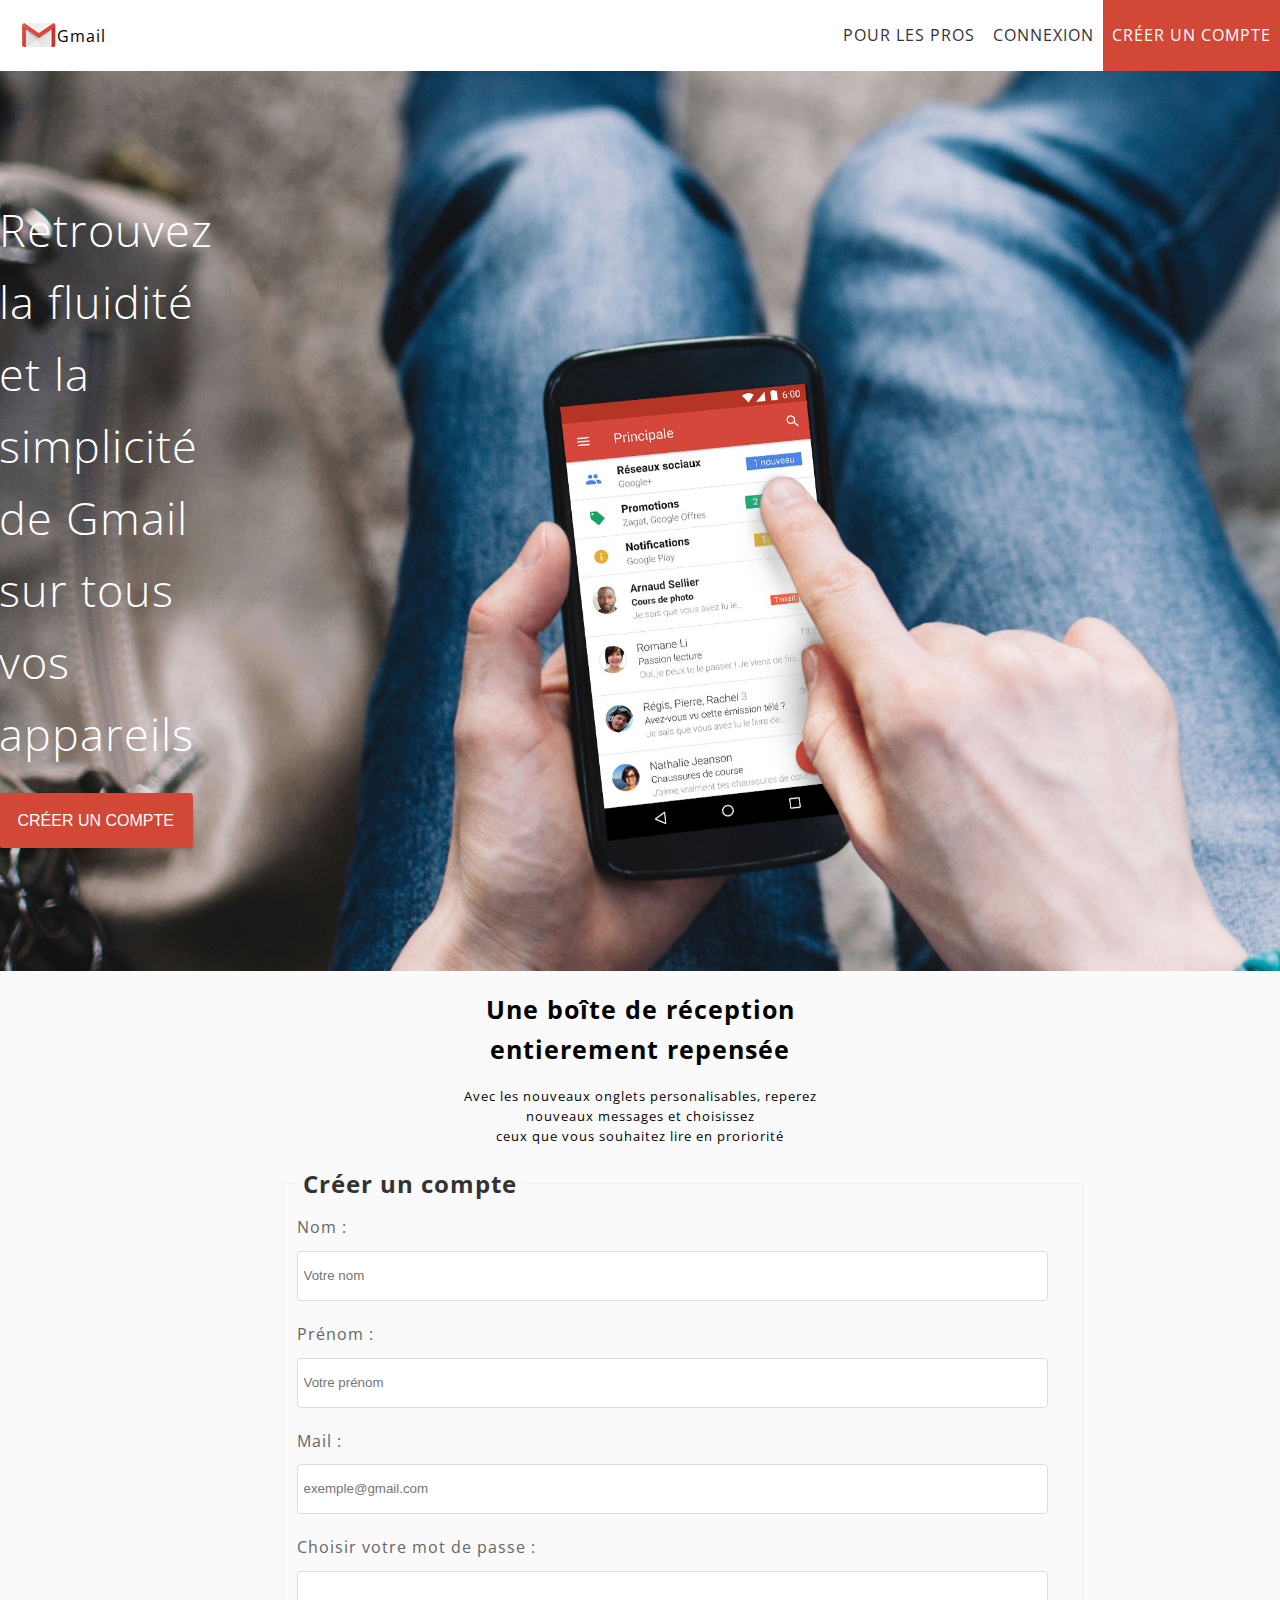
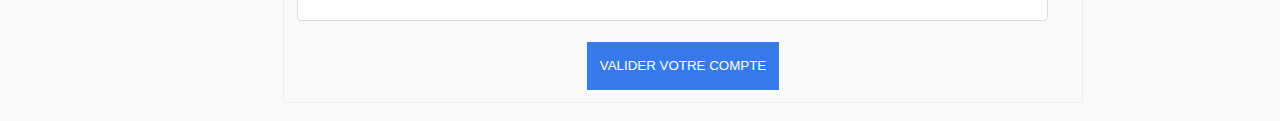
<file: index.html>
<!doctype html>
<html lang=fr>
<head>
    <meta charset="UTF-8">
    <meta name="viewport" content="width=device-width, initial-scale=1.0">
    <meta content="ie=edge" http-equiv="X-UA-Compatible">
    <link href="./css/main.css" rel="stylesheet">
    <title>Gmail</title>
</head>
<body>
<header>
    <nav class="navbar">
        <div class="navbar-logo"><img src="asset/mail.png" alt="logo"> Gmail</div>
        <div class="navbar-links">
            <a href="./index.html" class="navbar-link">POUR LES PROS</a>
            <a href="./connexion.html" class="navbar-link">CONNEXION</a>
            <a href="#form" class="navbar-link navbar-link-important">CRÉER UN COMPTE</a>
        </div>
    </nav>
</header>

<section class="hero">
    <div class="hero-content">
        <h1>Retrouvez la fluidité et la simplicité de Gmail sur tous vos appareils</h1>
        <button class="hero-button">CRÉER UN COMPTE</button>
    </div>
</section>

<div class="para">
    <h1> Une boîte de réception <br>entierement repensée</h1>
    <p class="parat">
        Avec les nouveaux onglets personalisables,
        reperez <br> nouveaux messages et choisissez <br>ceux que vous souhaitez lire en proriorité
    </p>
</div>


<div class="container">
    <form class="signup-form" id="form">
        <fieldset>
            <legend>Créer un compte</legend>
            <div class="input-container">
                <label for="lastname">Nom :</label>
                <input type="text" id="lastname" name="lastname" placeholder="Votre nom">
            </div>
            <div class="input-container">
                <label for="firstname">Prénom :</label>
                <input type="text" id="firstname" name="firstname" placeholder="Votre prénom">
            </div>
            <div class="input-container">
                <label for="email">Mail :</label>
                <input type="email" id="email" name="email" placeholder="exemple@gmail.com">
            </div>
            <div class="input-container">
                <label for="password">Choisir votre mot de passe :</label>
                <input type="password" id="password" name="password">
            </div>
            <div class="submit-container">
                <button type="submit">VALIDER VOTRE COMPTE</button>
            </div>
        </fieldset>
    </form>
</div>


</body>
</html>
</file>
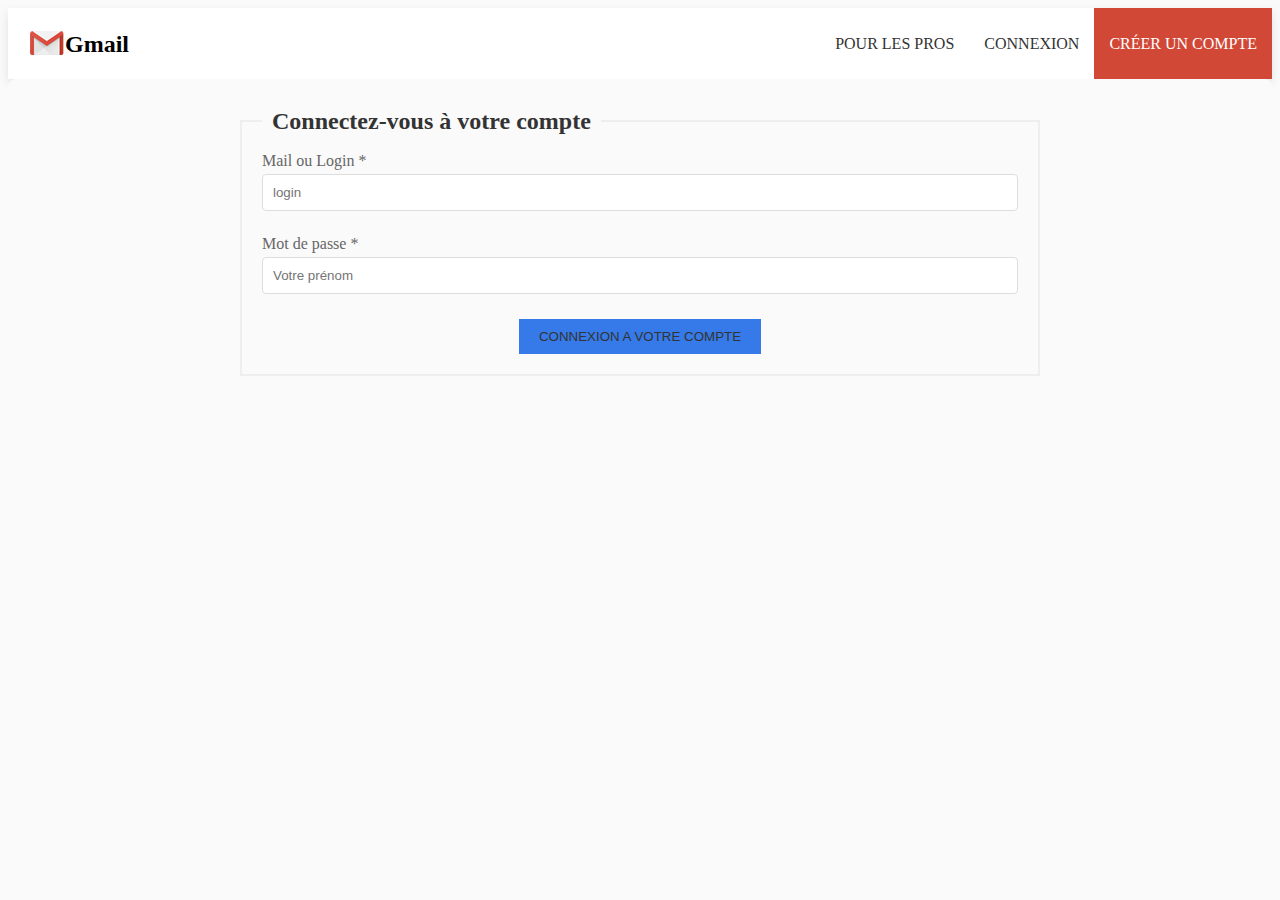
<file: !connexion.html>
<!doctype html>
<html lang=fr>
<head>
    <meta charset="UTF-8">
    <meta content="width=device-width, user-scalable=no, initial-scale=1.0, maximum-scale=1.0, minimum-scale=1.0"
          name="viewport">
    <meta content="ie=edge" http-equiv="X-UA-Compatible">
    <link href="./css/connexion.css" rel="stylesheet">
    <title>Gmail-login</title>
</head>

<header>
    <nav class="navbar">
        <div class="navbar-logo"><img src="asset/mail.png" alt="logo"> Gmail</div>
        <div class="navbar-links">
            <a href="./index.html" class="navbar-link">POUR LES PROS</a>
            <a href="./connexion.html" class="navbar-link">CONNEXION</a>
            <a href="#form" class="navbar-link navbar-link-important">CRÉER UN COMPTE</a>
        </div>
    </nav>
</header>
<body>
    
<div class="container">
    <form class="signup-form">
        <fieldset>
            <legend>Connectez-vous à votre compte</legend>
            <div class="input-container">
                <label for="lastname">Mail ou Login *</label>
                <input type="text" id="login" name="login" placeholder="login">
            </div>
            <div class="input-container">
                <label for="firstname">Mot de passe *</label>
                <input type="text" id="firstname" name="firstname" placeholder="Votre prénom">
            </div>
            <div class="submit-container">
                <button type="submit">CONNEXION A VOTRE COMPTE</button>
            </div>
        </fieldset>
    </form>
</div>
</body>
</html>
</file>
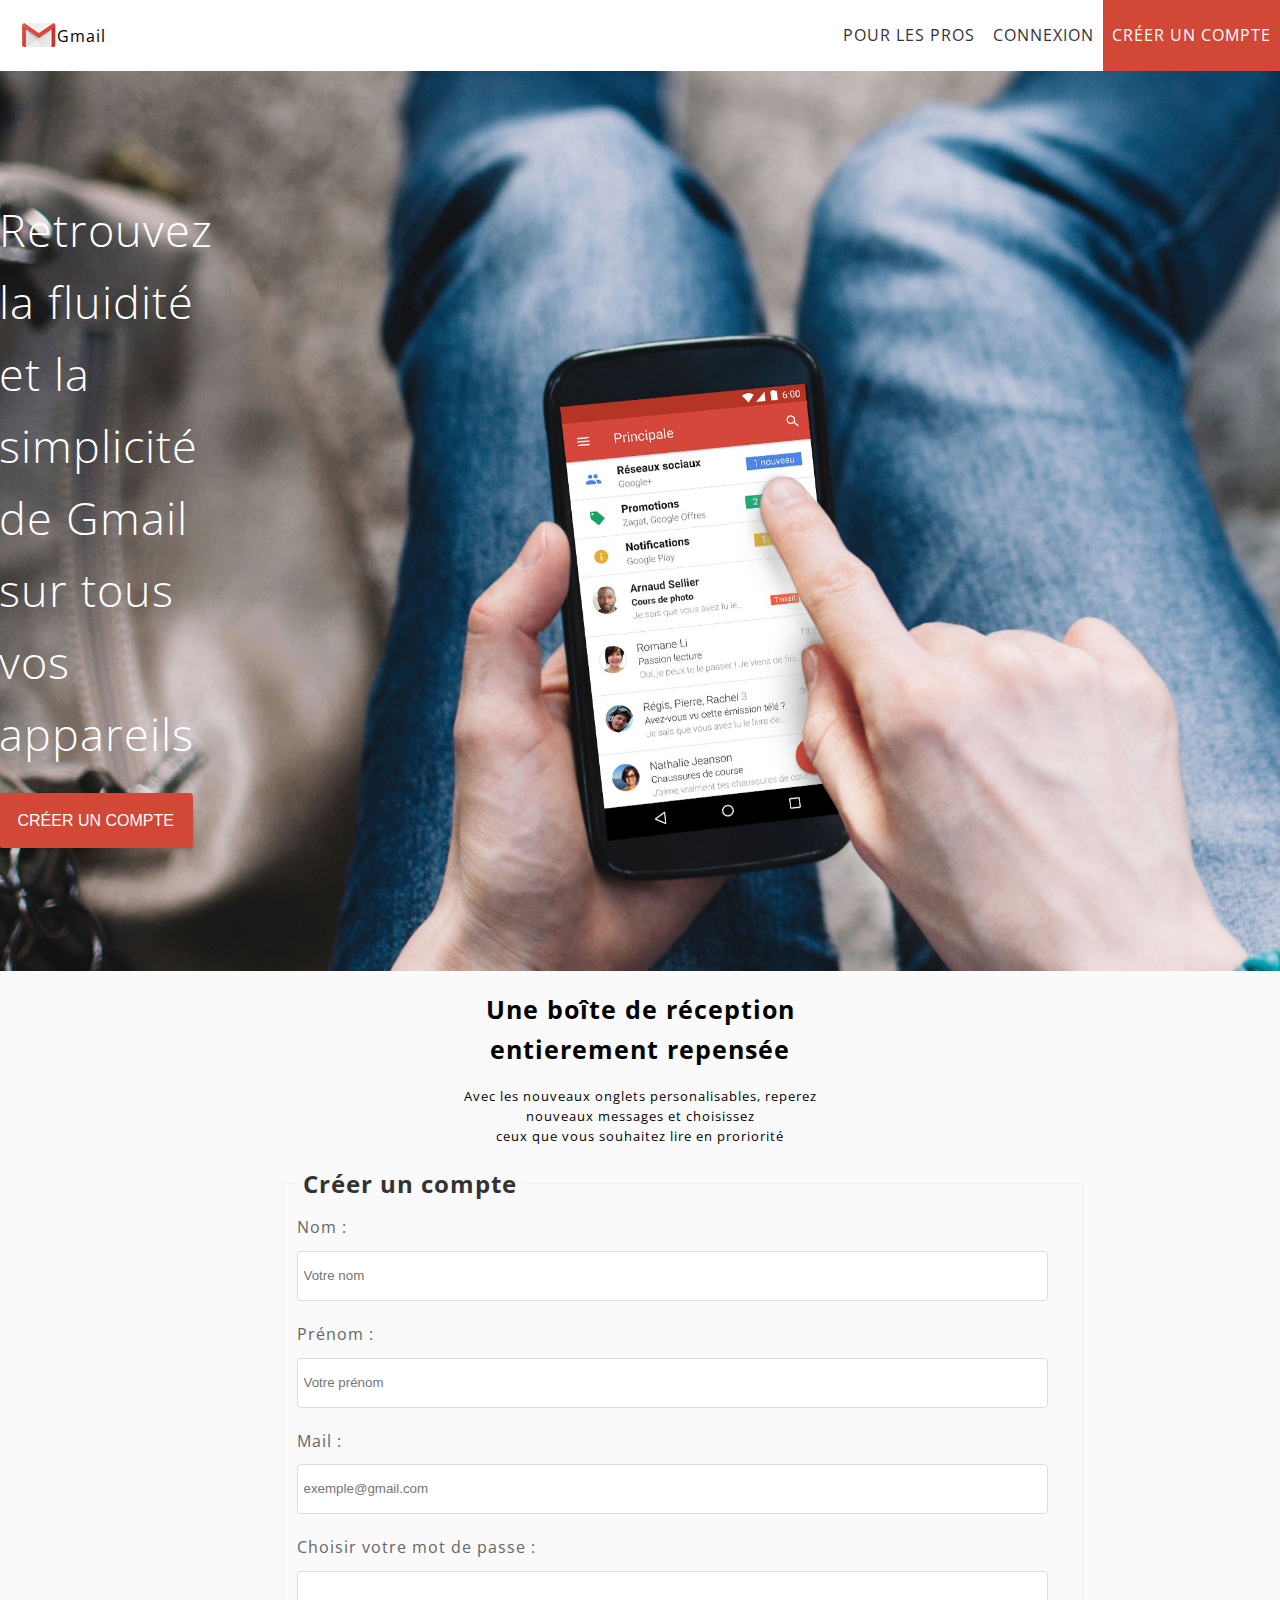
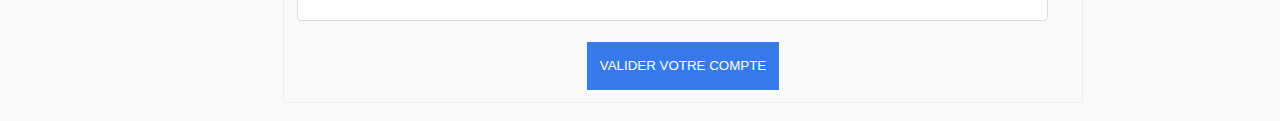
<file: !index.html>
<!doctype html>
<html lang=fr>
<head>
    <meta charset="UTF-8">
    <meta content="width=device-width, user-scalable=no, initial-scale=1.0, maximum-scale=1.0, minimum-scale=1.0"
          name="viewport">
    <meta content="ie=edge" http-equiv="X-UA-Compatible">
    <link href="./css/main.css" rel="stylesheet">
    <title>Gmail</title>
</head>
<body>
<header>
    <nav class="navbar">
        <div class="navbar-logo"><img src="asset/mail.png" alt="logo"> Gmail</div>
        <div class="navbar-links">
            <a href="./!index.html" class="navbar-link">POUR LES PROS</a>
            <a href="./!connexion.html" class="navbar-link">CONNEXION</a>
            <a href="#form" class="navbar-link navbar-link-important">CRÉER UN COMPTE</a>
        </div>
    </nav>
</header>

<section class="hero">
    <div class="hero-content">
        <h1>Retrouvez la fluidité et la simplicité de Gmail sur tous vos appareils</h1>
        <button class="hero-button">CRÉER UN COMPTE</button>
    </div>
</section>

<div class="para">
    <h1> Une boîte de réception <br>entierement repensée</h1>
    <p class="parat">
        Avec les nouveaux onglets personalisables,
        reperez <br> nouveaux messages et choisissez <br>ceux que vous souhaitez lire en proriorité
    </p>
</div>


<div class="container">
    <form class="signup-form" id="form">
        <fieldset>
            <legend>Créer un compte</legend>
            <div class="input-container">
                <label for="lastname">Nom :</label>
                <input type="text" id="lastname" name="lastname" placeholder="Votre nom">
            </div>
            <div class="input-container">
                <label for="firstname">Prénom :</label>
                <input type="text" id="firstname" name="firstname" placeholder="Votre prénom">
            </div>
            <div class="input-container">
                <label for="email">Mail :</label>
                <input type="email" id="email" name="email" placeholder="exemple@gmail.com">
            </div>
            <div class="input-container">
                <label for="password">Choisir votre mot de passe :</label>
                <input type="password" id="password" name="password">
            </div>
            <div class="submit-container">
                <button type="submit">VALIDER VOTRE COMPTE</button>
            </div>
        </fieldset>
    </form>
</div>


</body>
</html>
</file>
<file: css/connexion.css>
@import url('https://fonts.googleapis.com/css2?family=Open+Sans:ital,wght@0,300..800;1,300..800&display=swap');

article, aside, details, figcaption, figure,
footer, header, hgroup, menu, nav, section {
    display: block;
}
body {
    line-height: 1;
    background-color: #fafafa;
}
ol, ul {
    list-style: none;
}
blockquote, q {
    quotes: none;
}
blockquote:before, blockquote:after,
q:before, q:after {
    content: '';
    content: none;
}

table {
    border-collapse: collapse;
    border-spacing: 0;
}

.navbar {
    display: flex;
    justify-content: space-between;
    align-items: stretch;
    background-color: #ffffff;
    padding: 0;
    box-shadow: 0 4px 10px rgba(0, 0, 0, 0.1);
}

.navbar-logo {
    font-size: 24px;
    font-weight: bold;
    color: black;
    display: flex;
    align-items: center;
    padding: 20px 20px;
}

.navbar-links {
    display: flex;
    align-items: stretch;
}

.navbar-link {
    display: flex;
    align-items: center;
    padding: 0 15px;
    text-decoration: none;
    color: #333333;
    background-color: #ffffff;
    border: none;
    height: 100%;
    box-sizing: border-box;
}

.navbar-link-important {
    background-color: #D14836;
    color: white;
}

.navbar-link:not(.navbar-link-important) {
    background-color: transparent;
}

.navbar-link:hover {
    background-color: #D14836;
    color: white;
}

.navbar-link-important:hover {
    background-color: #C1351D;
}

.container {
    background: #fafafa;
    padding: 30px;
    border-radius: 8px;

}

.signup-form {
    width: 800px;
}

form{
    margin-left: auto;
    margin-right: auto;
    display: block;
}

fieldset {
    border: 2px solid #eeeeee;
    padding: 20px;
    margin: 0;
}

legend {
    padding: 0 10px;
    font-size: 1.5em;
    color: #333;
    font-weight: bold;
}

.input-container {
    margin-bottom: 15px;
}

label {
    display: block;
    margin-bottom: 5px;
    color: #666;
}

input[type="text"],
input[type="email"],
input[type="password"] {
    width: calc(100% - 22px); 
    padding: 10px;
    border: 1px solid #ddd;
    border-radius: 4px;
    margin-bottom: 10px; 
}

input[type="text"]:focus,
input[type="email"]:focus,
input[type="password"]:focus {
    outline: none;
    border-color: #aaa;
    box-shadow: 0 0 0 1px #aaa;
}

.submit-container {
    text-align: center;
}

button {
    padding: 10px 20px;
    border: none;
    background-color: #357ae8; 
    color: #333;
    cursor: pointer;
    transition: background-color 0.2s;
}
</file>
<file: css/main.css>
@import url(./reset.css);

.navbar {
    display: flex;
    justify-content: space-between;
    align-items: stretch;
    background-color: #ffffff;
    padding: 0;
    
}

.navbar-logo {
    font-size: 1.5rem;
    font-weight: bold;
    color: black;
    display: flex;
    align-items: center;
    padding: 20px 20px;
    font: 1.6rem 'Open Sans', sans-serif;
}

.navbar-links {
    display: flex;
    align-items: stretch;
}

.navbar-link {
    display: flex;
    align-items: center;
    padding: 0 0.9rem;
    text-decoration: none;
    color: #333333;
    background-color: #ffffff;
    border: none;
    height: 100%;
    box-sizing: border-box;
}

.navbar-link-important {
    background-color: #D14836;
    color: white;
}

.navbar-link:not(.navbar-link-important) {
    background-color: transparent;
}

.navbar-link:hover {
    background-color: #D14836;
    color: white;
}

.navbar-link-important:hover {
    background-color: #C1351D;
}

/* para */

.para h1{
    padding-top: 1.8rem;
    padding-bottom: 1.25rem;
    text-align: center;
    font-size: 2.5rem;
   

}

.parat{
    padding-top: 0.5rem;
    text-align: center;
    font-size: 1.25rem;

}


/* hero */

.hero {
    background-image: url(../asset/home-hero.jpg);
    background-size: cover;
    background-position: center;
    height: 100vh;
    display: flex;
    align-items: center;
    justify-content: center;
    position: relative;
    color: white;
    text-align: left;
    padding-left: 3.1rem; 
}

.hero-content {
    max-width: 600px; 
    margin-right: 1100px;
}

.hero h1 {
    font-size: 4.5rem; 
    margin-bottom: 0.5em;
    font-weight: 300;

}

.hero-button {
    padding: 0.9rem 1.8rem;
    background-color: #D14836; 
    border: none;
    color: #fff;
    font-size: 1em;
    cursor: pointer;
    border-radius: 0.4rem;
    box-shadow: 0 2px 4px rgba(0, 0, 0, 0.2);
    border: 1px solid transparent;
    transition: background-color 0.3s, box-shadow 0.3s;
    line-height: 3.5rem;
    
}

.hero-button:hover {
    background-color: #C1351D; 
    box-shadow: 0 4px 8px rgba(0, 0, 0, 0.3);
}

/* form */

.container {
    background: #fafafa;
    padding: 1.8rem;
    border-radius: 0.5rem;

}

.signup-form {
    width: 800px;
}

form{
    margin-left: auto;
    margin-right: auto;
    display: block;
}

fieldset {
    border: 0.1rem solid #eeeeee;
    padding: 1.25rem;
    margin: 0;
}

legend {
    padding: 0 0.6rem;
    font-size: 1.5em;
    color: #333;
    font-weight: bold;
}

.input-container {
    margin-bottom: 15px;
}

label {
    display: block;
    margin-bottom: 1rem;
    color: #666;
}

input[type="text"],
input[type="email"],
input[type="password"] {
    width: calc(100% - 22px); 
    padding: 0.6rem;
    border: 1px solid #ddd;
    border-radius: 4px;
    margin-bottom: 0.6rem; 
    line-height: 3.6rem;
}

input[type="text"]:focus,
input[type="email"]:focus,
input[type="password"]:focus {
    outline: none;
    border-color: #aaa;
    box-shadow: 0 0 0 1px #aaa;
}

.submit-container {
    text-align: center;
}

button {
    padding: 0.6rem 1.25rem;
    border: none;
    background-color: #357ae8; 
    color: white;
    cursor: pointer;
    transition: background-color 0.2s;
    line-height: 3.6rem;
}









.container {
    width: 100%;
    max-width: 75rem;
    margin: 0 auto;
}


@media (min-width: 768px) and (max-width: 1024px) {
    .navbar {
        flex-direction: column;
        align-items: center;
    }

    .navbar-links {
        width: 100%;
        text-align: center;
    }
}


@media (max-width: 767px) {
    .navbar {
        flex-direction: column;
        align-items: center;
    }

    .navbar-logo, .navbar-links {
        width: 100%;
        text-align: center;
    }

    .navbar-links {
        margin-top: 20px;
    }
}
</file>
